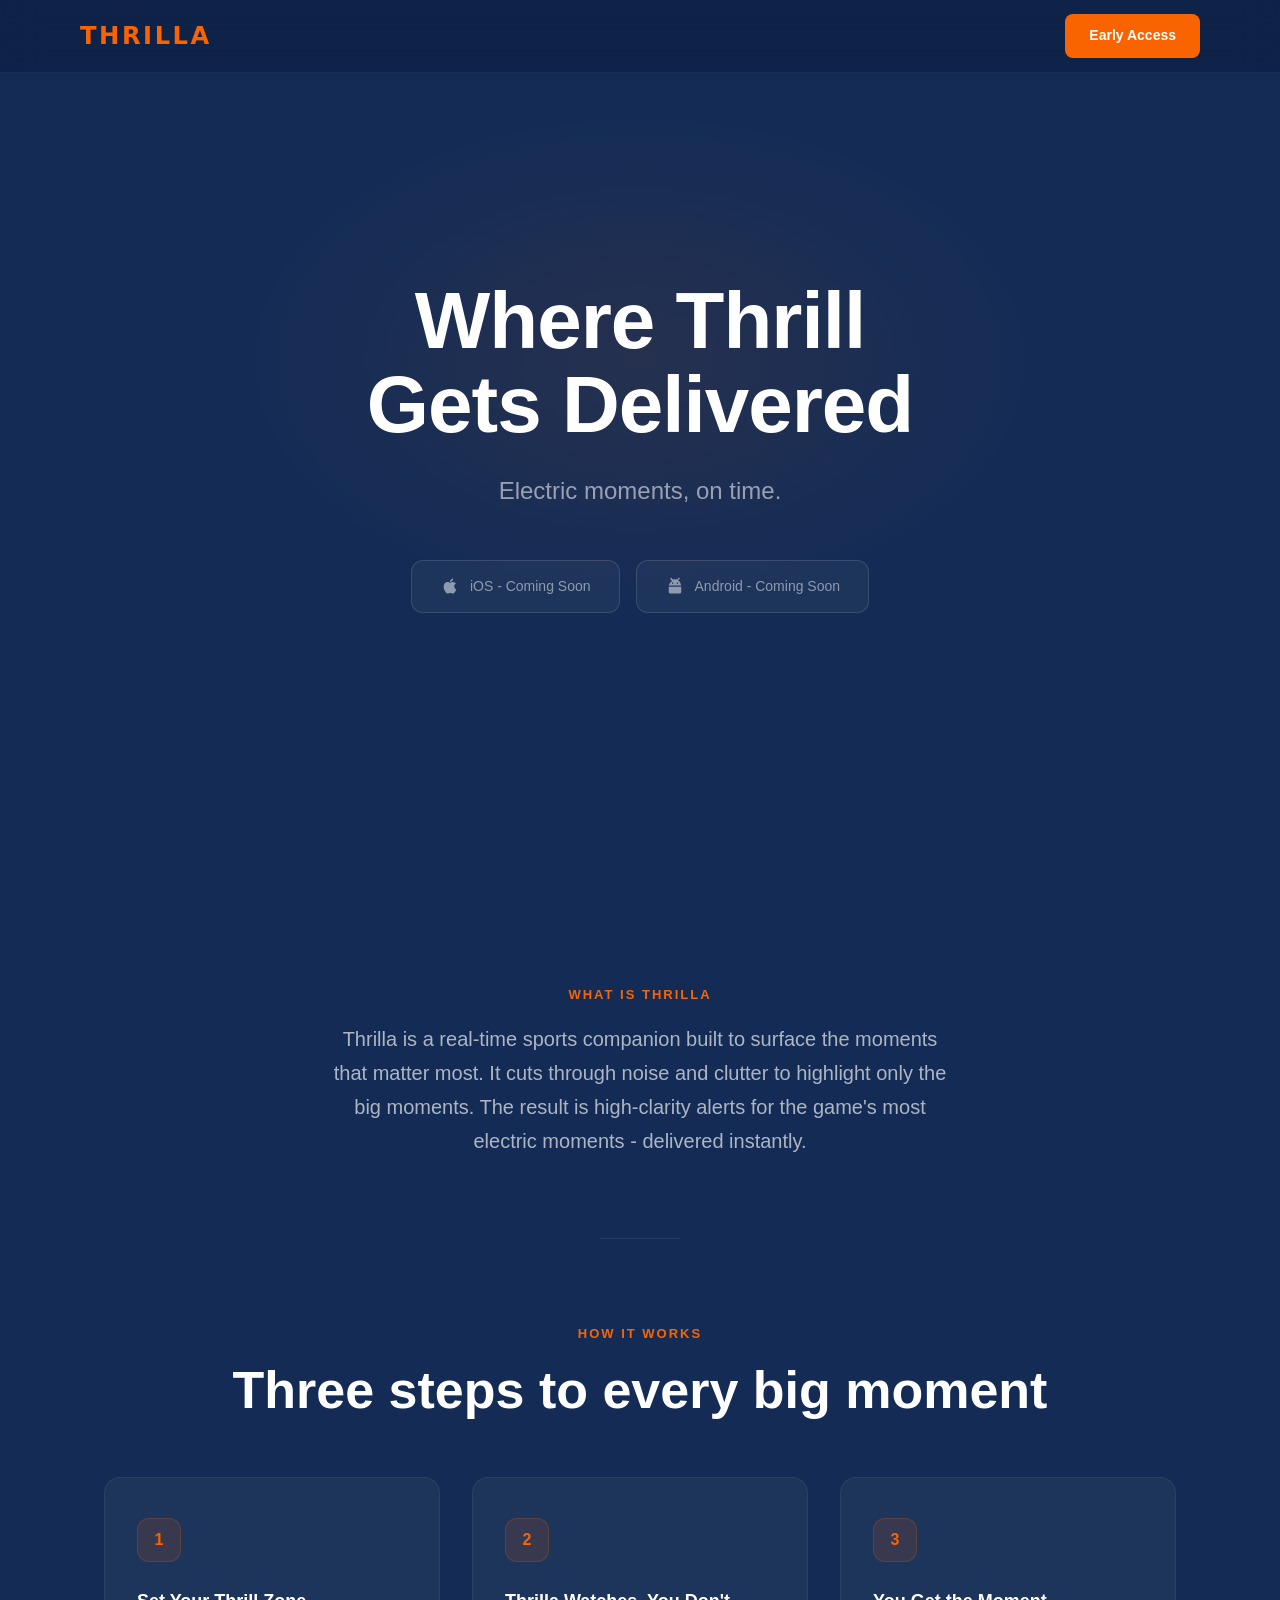
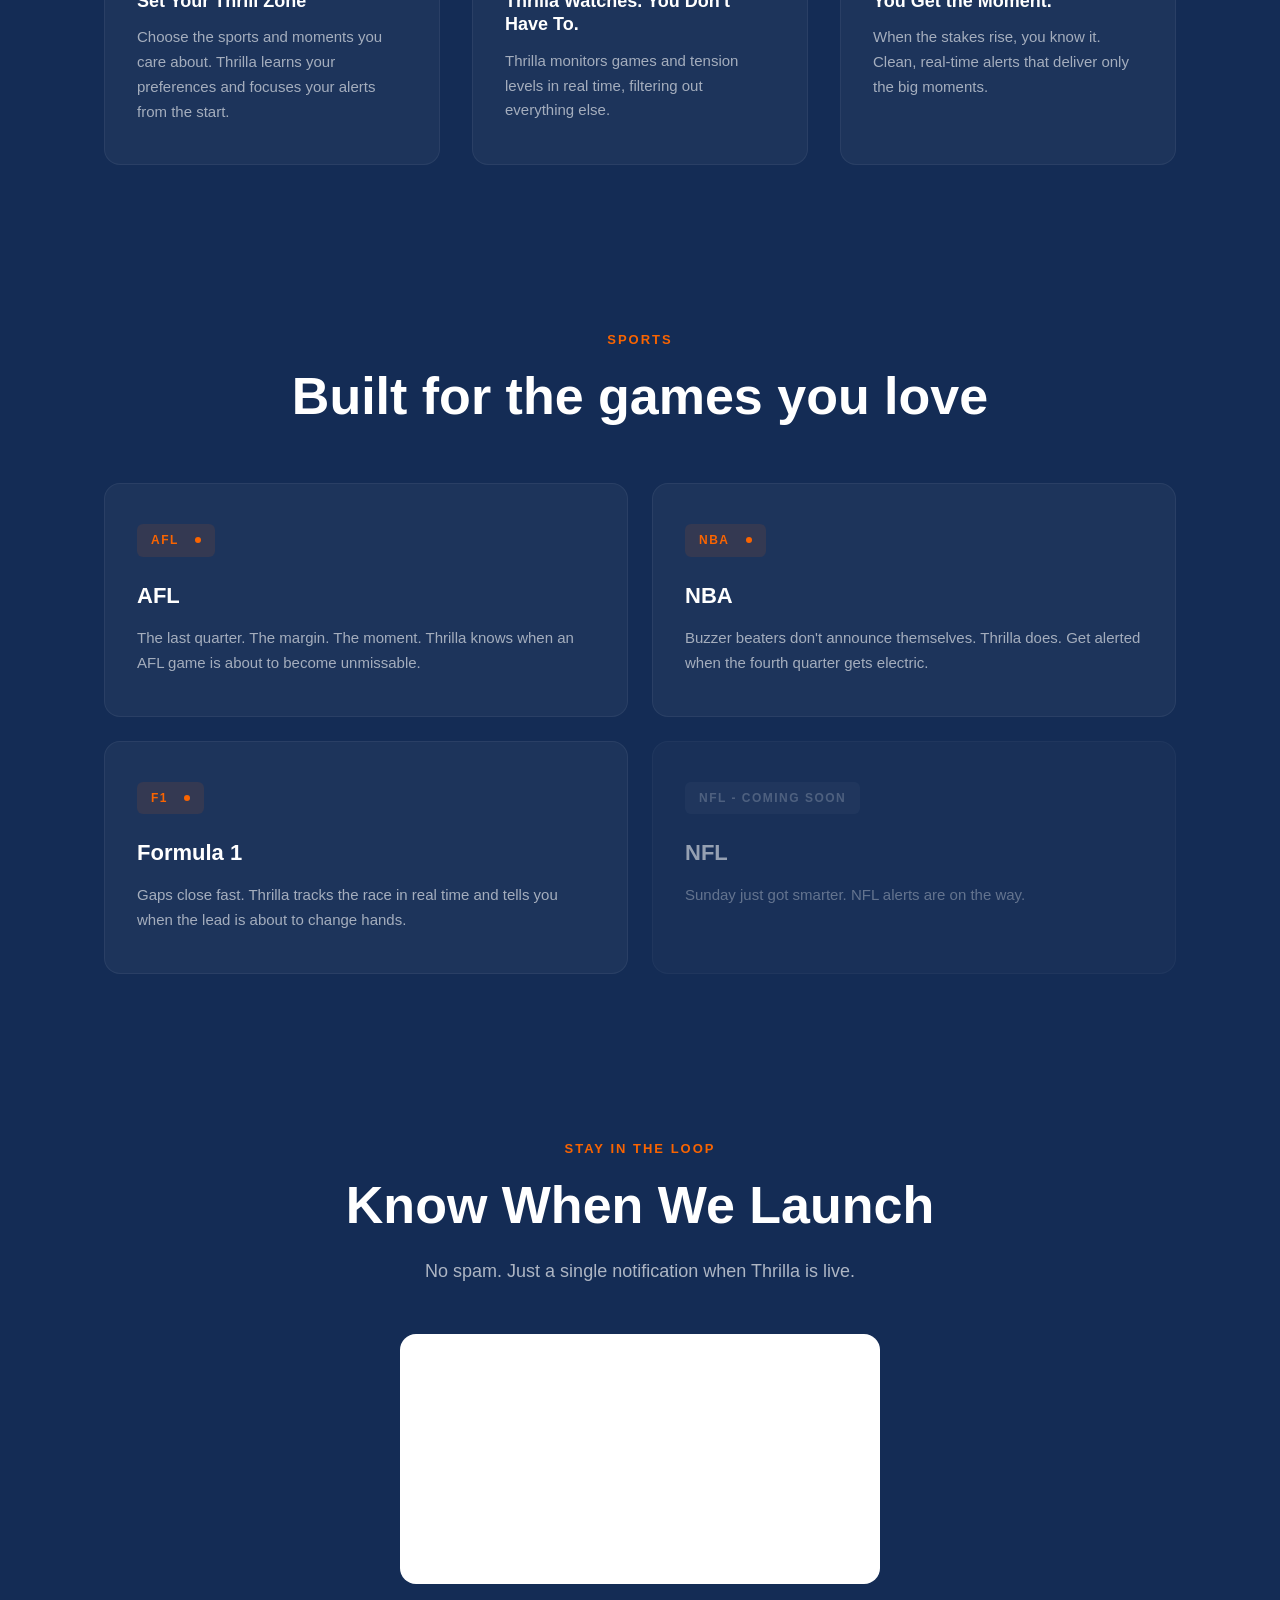
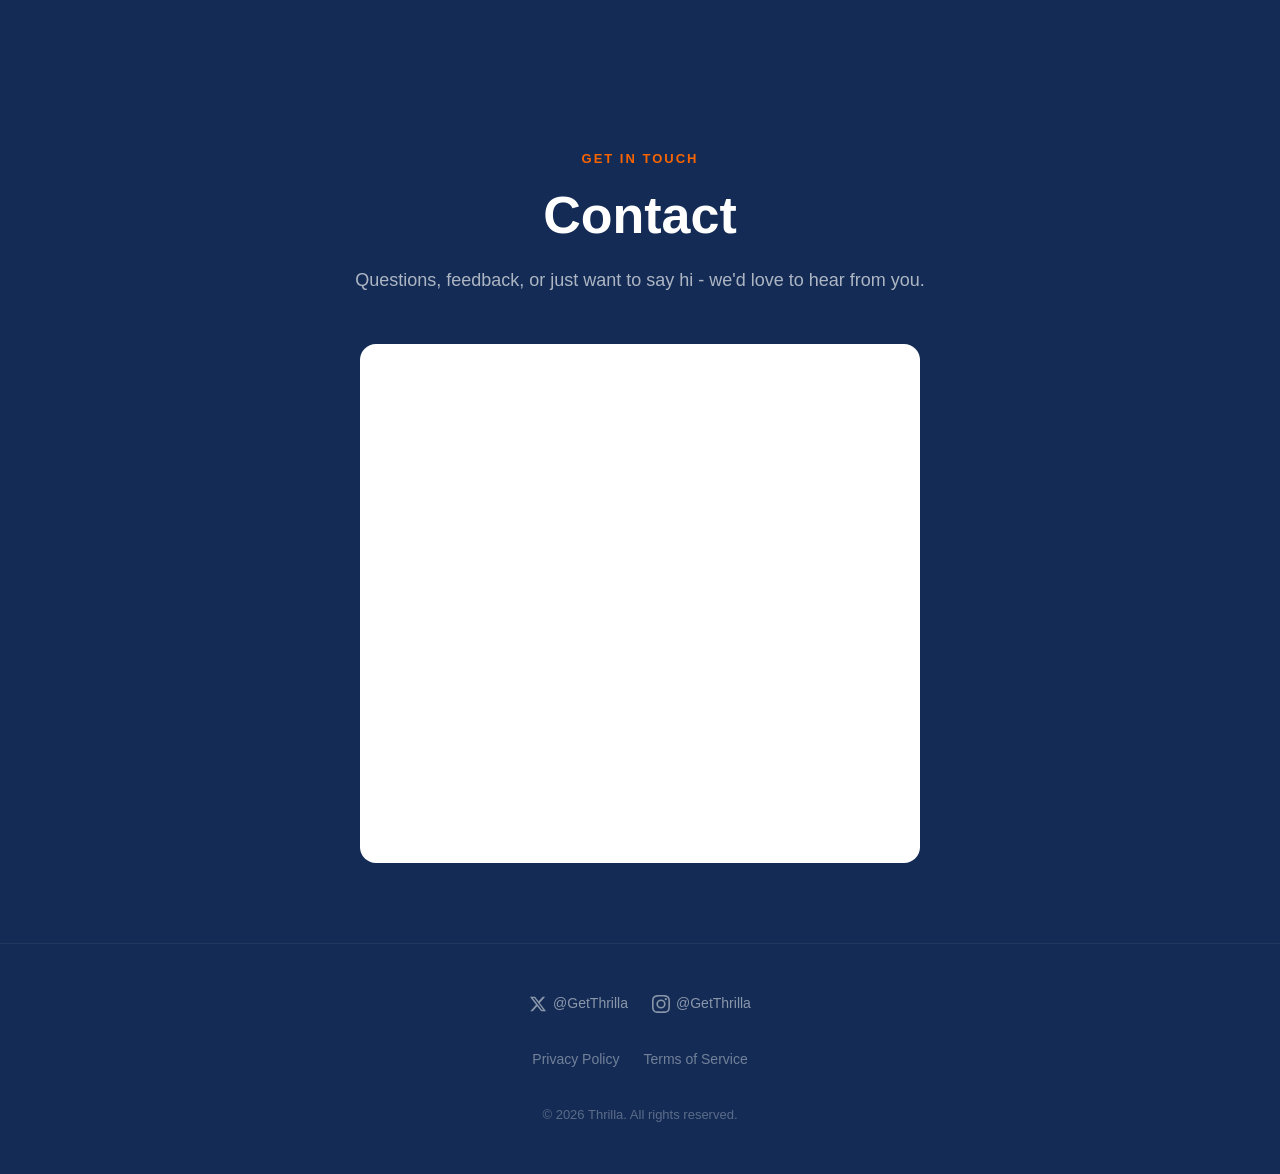
<file: index.html>
<!DOCTYPE html>
<html lang="en">
<head>
  <meta charset="UTF-8" />
  <meta name="viewport" content="width=device-width, initial-scale=1.0" />
  <title>Thrilla - Where Thrill Gets Delivered</title>
  <meta name="description" content="Thrilla is a real-time sports companion that surfaces the moments that matter most. Instant alerts for the game's most electric moments." />
  <meta name="theme-color" content="#142C55" />
  <link rel="canonical" href="https://getthrilla.com/" />
  <link rel="icon" type="image/svg+xml" href="/assets/wordmark.svg" />
  <!-- Open Graph -->
  <meta property="og:type" content="website" />
  <meta property="og:url" content="https://getthrilla.com/" />
  <meta property="og:title" content="Thrilla — Where Thrill Gets Delivered" />
  <meta property="og:description" content="Thrilla is a real-time sports companion that surfaces the moments that matter most. Instant alerts for the game's most electric moments." />
  <meta property="og:image" content="https://getthrilla.com/assets/og-image.png" />
  <!-- Twitter Card -->
  <meta name="twitter:card" content="summary_large_image" />
  <meta name="twitter:site" content="@GetThrilla" />
  <meta name="twitter:title" content="Thrilla — Where Thrill Gets Delivered" />
  <meta name="twitter:description" content="Thrilla is a real-time sports companion that surfaces the moments that matter most. Instant alerts for the game's most electric moments." />
  <meta name="twitter:image" content="https://getthrilla.com/assets/og-image.png" />
  <link rel="stylesheet" href="css/styles.css" />
</head>
<body>

  <!-- Nav -->
  <nav class="nav" role="navigation" aria-label="Main navigation">
    <div class="nav-inner">
      <a href="/" class="nav-wordmark" aria-label="Thrilla home">
        <img src="assets/wordmark.svg" alt="Thrilla" width="240" height="44" />
      </a>
      <a href="#waitlist" class="nav-cta" aria-label="Get early access">Early Access</a>
    </div>
  </nav>

  <main>

    <!-- Hero -->
    <section class="hero" id="hero">
      <div class="hero-content">
        <h1 class="hero-heading">Where Thrill<br />Gets Delivered</h1>
        <p class="hero-subtext">Electric moments, on time.</p>
        <div class="hero-badges">
          <span class="store-badge" aria-label="iOS app coming soon">
            <svg width="20" height="20" viewBox="0 0 24 24" fill="none" aria-hidden="true">
              <path d="M17.05 20.28c-.98.95-2.05.8-3.08.35-1.09-.46-2.09-.48-3.24 0-1.44.62-2.2.44-3.06-.35C2.79 15.25 3.51 7.59 9.05 7.31c1.35.07 2.29.74 3.08.8 1.18-.24 2.31-.93 3.57-.84 1.51.12 2.65.72 3.4 1.8-3.12 1.87-2.38 5.98.48 7.13-.57 1.5-1.31 2.99-2.54 4.09zM12.03 7.25c-.15-2.23 1.66-4.07 3.74-4.25.29 2.58-2.34 4.5-3.74 4.25z" fill="currentColor"/>
            </svg>
            iOS - Coming Soon
          </span>
          <span class="store-badge" aria-label="Android app coming soon">
            <svg width="20" height="20" viewBox="0 0 24 24" fill="none" aria-hidden="true">
              <path d="M17.523 2.236a.75.75 0 010 1.028l-1.8 1.905A7.47 7.47 0 0119.5 11.25H4.5a7.47 7.47 0 013.777-5.08L6.477 3.263a.75.75 0 011.046-1.028L9.48 4.265a7.438 7.438 0 012.52-.441c.91 0 1.77.16 2.573.454l1.95-2.042zM10 8.25a.75.75 0 00-1.5 0v.5a.75.75 0 001.5 0v-.5zm5.5 0a.75.75 0 00-1.5 0v.5a.75.75 0 001.5 0v-.5zM4.5 12.75v6A2.25 2.25 0 006.75 21h10.5a2.25 2.25 0 002.25-2.25v-6H4.5z" fill="currentColor"/>
            </svg>
            Android - Coming Soon
          </span>
        </div>
      </div>
    </section>

    <!-- What is Thrilla -->
    <section class="about" id="about">
      <div class="container container--narrow">
        <span class="section-label">What is Thrilla</span>
        <p class="section-subtext">Thrilla is a real-time sports companion built to surface the moments that matter most. It cuts through noise and clutter to highlight only the big moments. The result is high-clarity alerts for the game's most electric moments - delivered instantly.</p>
      </div>
    </section>

    <hr class="section-divider" />

    <!-- How It Works -->
    <section class="how-it-works" id="how-it-works">
      <div class="container">
        <div style="text-align: center;">
          <span class="section-label">How It Works</span>
          <h2 class="section-heading">Three steps to every big moment</h2>
        </div>
        <div class="steps-grid">
          <div class="step-card">
            <div class="step-number" aria-hidden="true">1</div>
            <h3 class="step-title">Set Your Thrill Zone</h3>
            <p class="step-desc">Choose the sports and moments you care about. Thrilla learns your preferences and focuses your alerts from the start.</p>
          </div>
          <div class="step-card">
            <div class="step-number" aria-hidden="true">2</div>
            <h3 class="step-title">Thrilla Watches. You Don't Have To.</h3>
            <p class="step-desc">Thrilla monitors games and tension levels in real time, filtering out everything else.</p>
          </div>
          <div class="step-card">
            <div class="step-number" aria-hidden="true">3</div>
            <h3 class="step-title">You Get the Moment.</h3>
            <p class="step-desc">When the stakes rise, you know it. Clean, real-time alerts that deliver only the big moments.</p>
          </div>
        </div>
      </div>
    </section>

    <!-- Sports Covered -->
    <section class="sports" id="sports">
      <div class="container">
        <div style="text-align: center;">
          <span class="section-label">Sports</span>
          <h2 class="section-heading">Built for the games you love</h2>
        </div>
        <div class="sports-grid">
          <div class="sport-card">
            <span class="sport-badge sport-badge--live">AFL <span aria-label="Live">&#8203;</span></span>
            <h3 class="sport-name">AFL</h3>
            <p class="sport-desc">The last quarter. The margin. The moment. Thrilla knows when an AFL game is about to become unmissable.</p>
          </div>
          <div class="sport-card">
            <span class="sport-badge sport-badge--live">NBA <span aria-label="Live">&#8203;</span></span>
            <h3 class="sport-name">NBA</h3>
            <p class="sport-desc">Buzzer beaters don't announce themselves. Thrilla does. Get alerted when the fourth quarter gets electric.</p>
          </div>
          <div class="sport-card">
            <span class="sport-badge sport-badge--live">F1 <span aria-label="Live">&#8203;</span></span>
            <h3 class="sport-name">Formula 1</h3>
            <p class="sport-desc">Gaps close fast. Thrilla tracks the race in real time and tells you when the lead is about to change hands.</p>
          </div>
          <div class="sport-card sport-card--soon">
            <span class="sport-badge sport-badge--soon">NFL - Coming Soon</span>
            <h3 class="sport-name">NFL</h3>
            <p class="sport-desc">Sunday just got smarter. NFL alerts are on the way.</p>
          </div>
        </div>
      </div>
    </section>

    <!-- Waitlist -->
    <section class="waitlist" id="waitlist">
      <div class="container container--narrow">
        <span class="section-label">Stay in the Loop</span>
        <h2 class="section-heading">Know When We Launch</h2>
        <p class="section-subtext" style="margin: 0 auto 48px;">No spam. Just a single notification when Thrilla is live.</p>
        <div class="form-wrapper">
          <iframe data-tally-src="https://tally.so/embed/7RaXMa?hideTitle=1&transparentBackground=1&dynamicHeight=1" loading="lazy" width="100%" height="177" frameborder="0" marginheight="0" marginwidth="0" title="Know When We Launch"></iframe>
        </div>
      </div>
    </section>

    <!-- Contact -->
    <section class="contact" id="contact">
      <div class="container container--narrow">
        <span class="section-label">Get in Touch</span>
        <h2 class="section-heading">Contact</h2>
        <p class="section-subtext" style="margin: 0 auto 48px;">Questions, feedback, or just want to say hi - we'd love to hear from you.</p>
        <div class="form-wrapper">
          <iframe data-tally-src="https://tally.so/embed/zxGEO0?hideTitle=1&transparentBackground=1&dynamicHeight=1" loading="lazy" width="100%" height="447" frameborder="0" marginheight="0" marginwidth="0" title="Contact"></iframe>
        </div>
      </div>
    </section>

  </main>

  <!-- Footer -->
  <footer class="footer">
    <div class="container">
      <div class="footer-inner">
        <div class="footer-socials">
          <a href="https://x.com/GetThrilla" target="_blank" rel="noopener noreferrer" class="footer-social-link" aria-label="Thrilla on X (Twitter)">
            <svg width="18" height="18" viewBox="0 0 24 24" fill="currentColor" aria-hidden="true">
              <path d="M18.244 2.25h3.308l-7.227 8.26 8.502 11.24H16.17l-5.214-6.817L4.99 21.75H1.68l7.73-8.835L1.254 2.25H8.08l4.713 6.231zm-1.161 17.52h1.833L7.084 4.126H5.117z"/>
            </svg>
            @GetThrilla
          </a>
          <a href="https://instagram.com/GetThrilla" target="_blank" rel="noopener noreferrer" class="footer-social-link" aria-label="Thrilla on Instagram">
            <svg width="18" height="18" viewBox="0 0 24 24" fill="currentColor" aria-hidden="true">
              <path d="M12 2.163c3.204 0 3.584.012 4.85.07 3.252.148 4.771 1.691 4.919 4.919.058 1.265.069 1.645.069 4.849 0 3.205-.012 3.584-.069 4.849-.149 3.225-1.664 4.771-4.919 4.919-1.266.058-1.644.07-4.85.07-3.204 0-3.584-.012-4.849-.07-3.26-.149-4.771-1.699-4.919-4.92-.058-1.265-.07-1.644-.07-4.849 0-3.204.013-3.583.07-4.849.149-3.227 1.664-4.771 4.919-4.919 1.266-.057 1.645-.069 4.849-.069zM12 0C8.741 0 8.333.014 7.053.072 2.695.272.273 2.69.073 7.052.014 8.333 0 8.741 0 12c0 3.259.014 3.668.072 4.948.2 4.358 2.618 6.78 6.98 6.98C8.333 23.986 8.741 24 12 24c3.259 0 3.668-.014 4.948-.072 4.354-.2 6.782-2.618 6.979-6.98.059-1.28.073-1.689.073-4.948 0-3.259-.014-3.667-.072-4.947-.196-4.354-2.617-6.78-6.979-6.98C15.668.014 15.259 0 12 0zm0 5.838a6.162 6.162 0 100 12.324 6.162 6.162 0 000-12.324zM12 16a4 4 0 110-8 4 4 0 010 8zm6.406-11.845a1.44 1.44 0 100 2.881 1.44 1.44 0 000-2.881z"/>
            </svg>
            @GetThrilla
          </a>
        </div>
        <div class="footer-links">
          <a href="/privacy" class="footer-link">Privacy Policy</a>
          <a href="/terms" class="footer-link">Terms of Service</a>
        </div>
        <p class="footer-copy">&copy; 2026 Thrilla. All rights reserved.</p>
      </div>
    </div>
  </footer>

  <!-- Tally form loader (single instance) -->
  <script>
    var d=document,w="https://tally.so/widgets/embed.js",v=function(){
      "undefined"!=typeof Tally?Tally.loadEmbeds():d.querySelectorAll("iframe[data-tally-src]:not([src])").forEach(function(e){e.src=e.dataset.tallySrc})
    };
    if("undefined"!=typeof Tally)v();
    else if(d.querySelector('script[src="'+w+'"]')==null){
      var s=d.createElement("script");s.src=w;s.onload=v;s.onerror=v;d.body.appendChild(s);
    }
  </script>

</body>
</html>
</file>
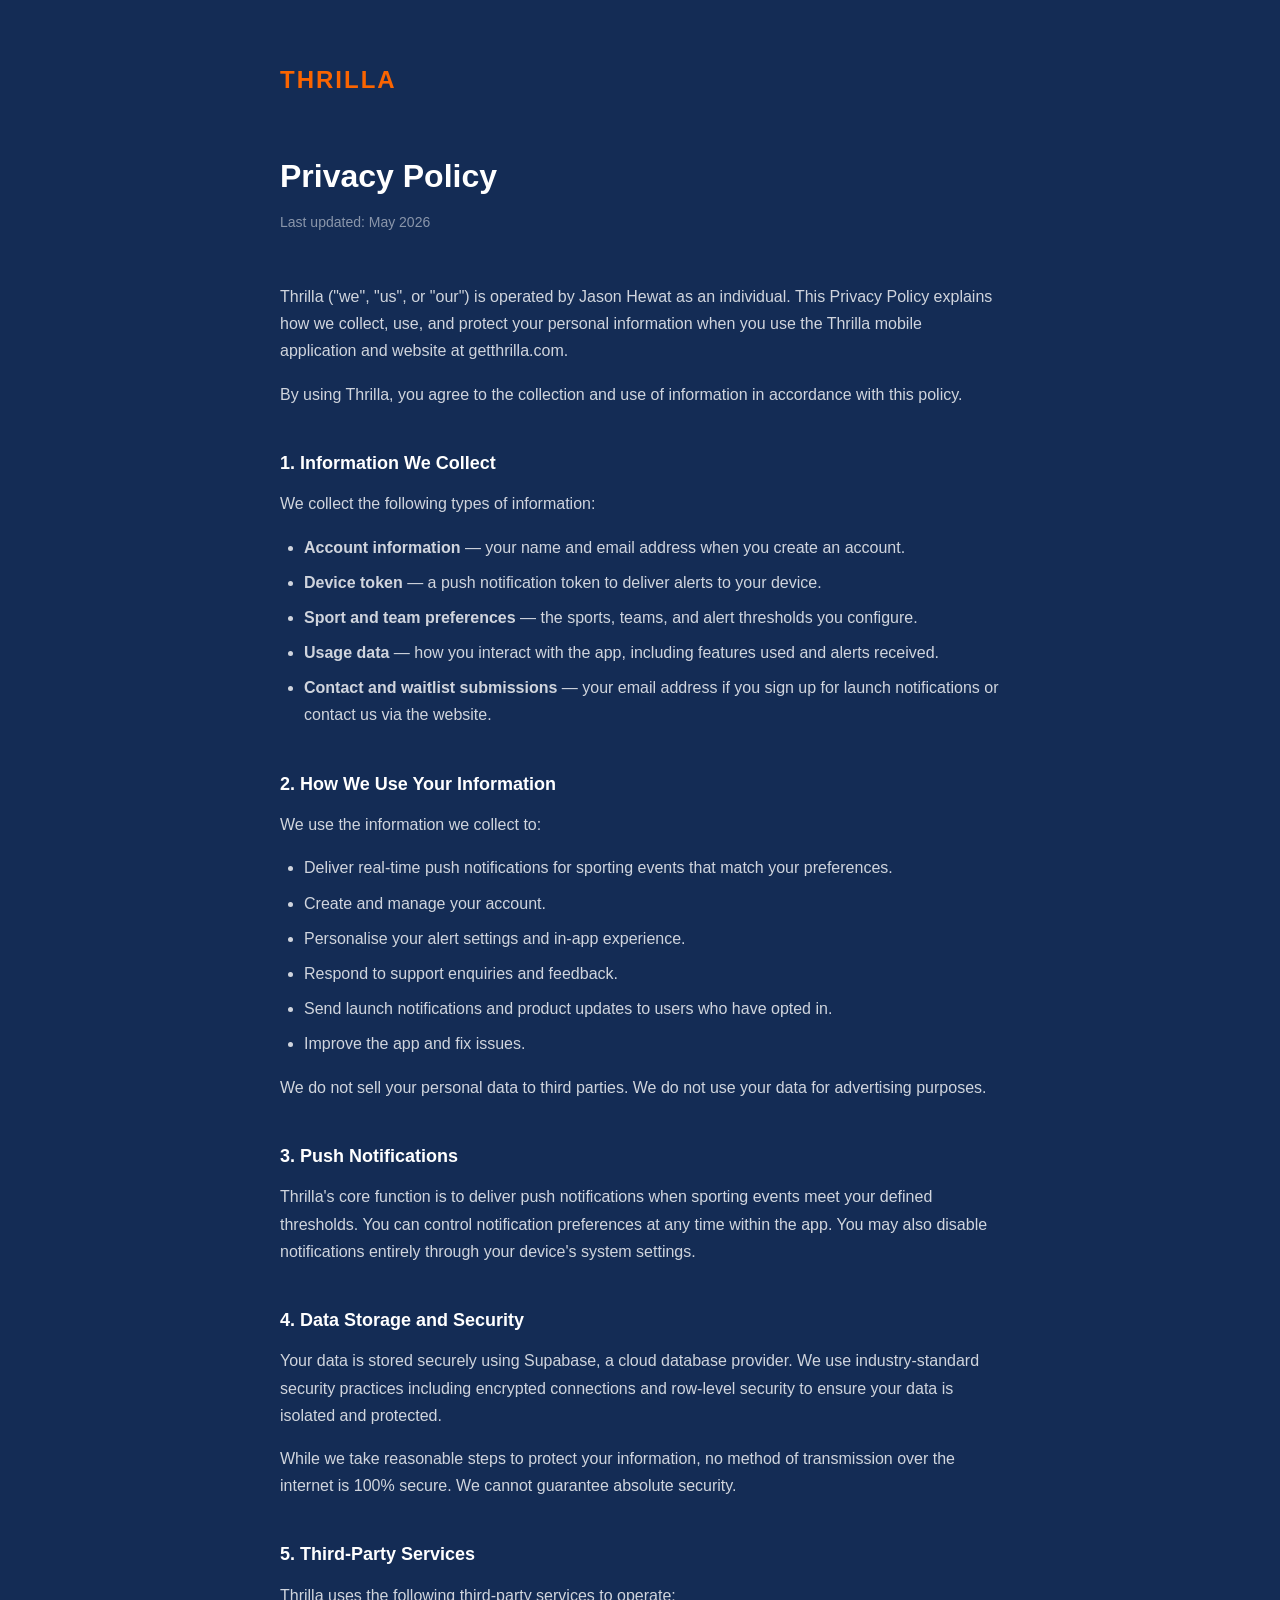
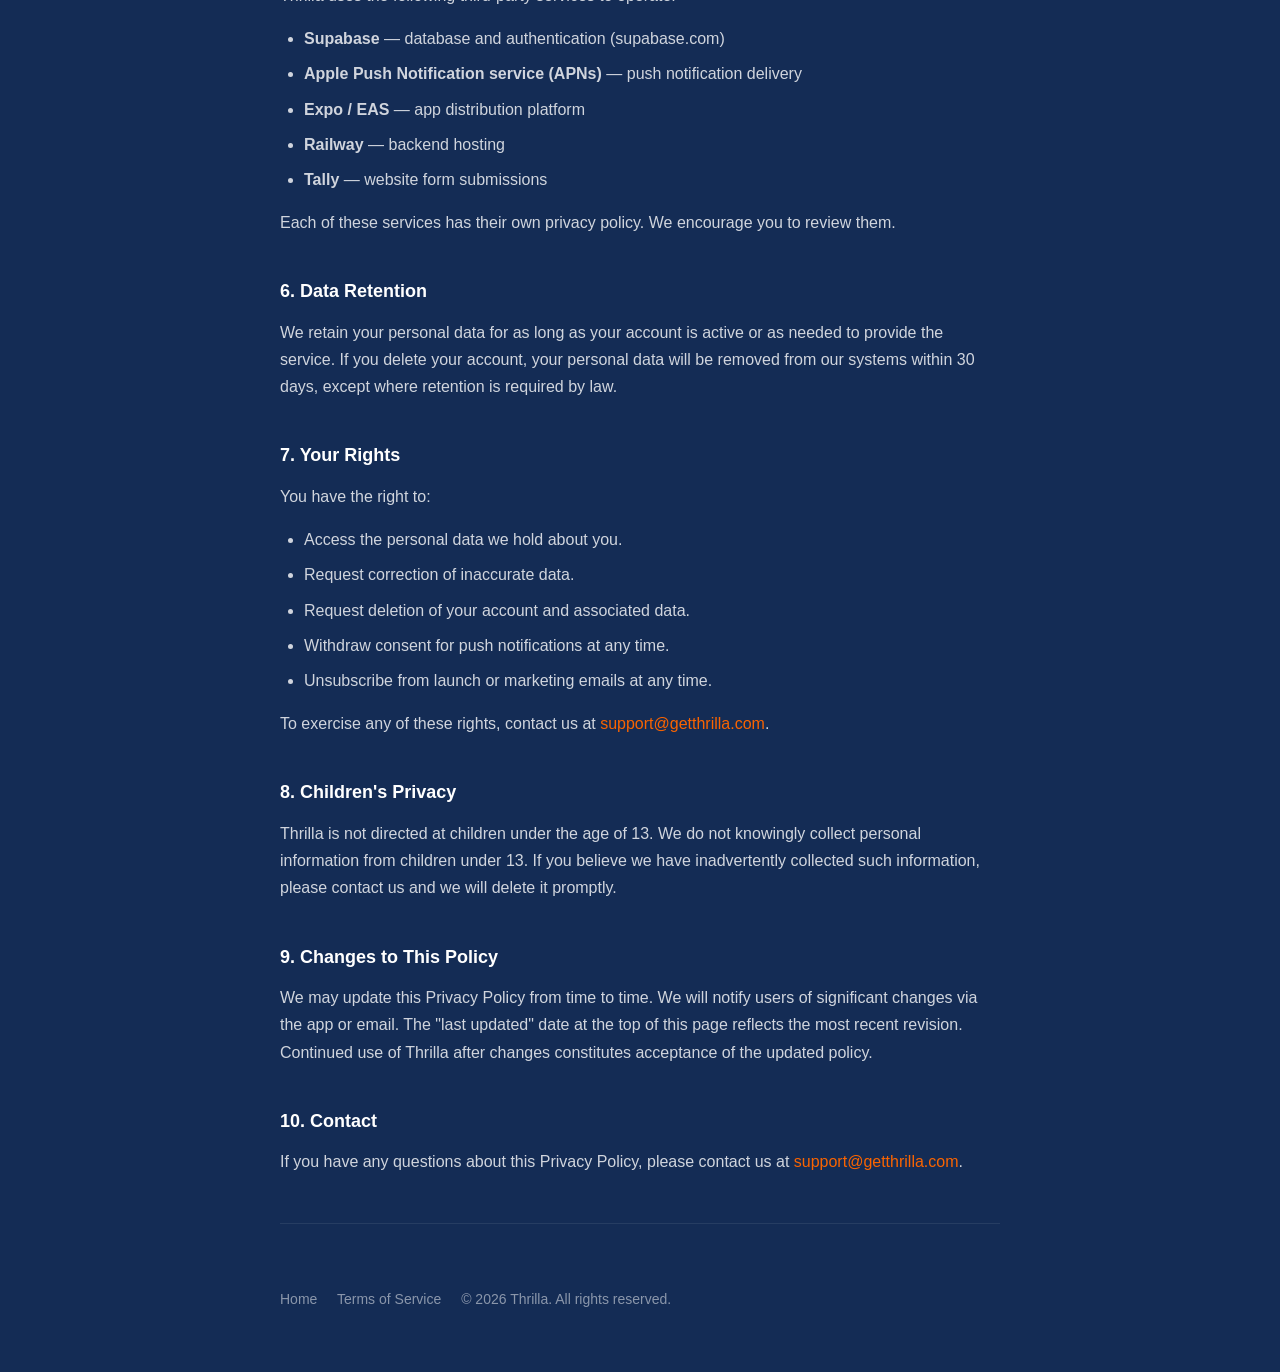
<file: privacy.html>
<!DOCTYPE html>
<html lang="en">
<head>
  <meta charset="UTF-8" />
  <meta name="viewport" content="width=device-width, initial-scale=1.0" />
  <title>Privacy Policy — Thrilla</title>
  <meta name="description" content="Thrilla's privacy policy. How we handle your data, what we collect, and your rights." />
  <meta name="theme-color" content="#142C55" />
  <link rel="canonical" href="https://getthrilla.com/privacy" />
  <link rel="icon" type="image/svg+xml" href="/assets/wordmark.svg" />
  <!-- Open Graph -->
  <meta property="og:type" content="website" />
  <meta property="og:url" content="https://getthrilla.com/privacy" />
  <meta property="og:title" content="Privacy Policy — Thrilla" />
  <meta property="og:description" content="Thrilla's privacy policy. How we handle your data, what we collect, and your rights." />
  <meta property="og:image" content="https://getthrilla.com/assets/og-image.png" />
  <!-- Twitter Card -->
  <meta name="twitter:card" content="summary" />
  <meta name="twitter:site" content="@GetThrilla" />
  <style>
    *, *::before, *::after { box-sizing: border-box; margin: 0; padding: 0; }

    body {
      background-color: #142C55;
      color: rgba(255, 255, 255, 0.90);
      font-family: -apple-system, BlinkMacSystemFont, 'Segoe UI', Roboto, Helvetica, Arial, sans-serif;
      font-size: 16px;
      line-height: 1.7;
      padding: 60px 24px;
    }

    .container {
      max-width: 720px;
      margin: 0 auto;
    }

    .wordmark {
      display: inline-block;
      font-size: 24px;
      font-weight: 900;
      color: #FA6400;
      letter-spacing: 2px;
      text-transform: uppercase;
      text-decoration: none;
      margin-bottom: 48px;
    }

    h1 {
      font-size: 32px;
      font-weight: 800;
      color: #FFFFFF;
      margin-bottom: 8px;
    }

    .last-updated {
      font-size: 14px;
      color: rgba(255, 255, 255, 0.50);
      margin-bottom: 48px;
    }

    h2 {
      font-size: 18px;
      font-weight: 700;
      color: #FFFFFF;
      margin-top: 40px;
      margin-bottom: 12px;
    }

    p {
      color: rgba(255, 255, 255, 0.80);
      margin-bottom: 16px;
    }

    ul {
      color: rgba(255, 255, 255, 0.80);
      margin-bottom: 16px;
      padding-left: 24px;
    }

    ul li {
      margin-bottom: 8px;
    }

    a {
      color: #FA6400;
      text-decoration: none;
    }

    a:hover {
      text-decoration: underline;
    }

    .divider {
      border: none;
      border-top: 1px solid rgba(255, 255, 255, 0.08);
      margin: 48px 0;
    }

    .footer {
      margin-top: 64px;
      font-size: 14px;
      color: rgba(255, 255, 255, 0.50);
    }

    .footer a {
      color: rgba(255, 255, 255, 0.50);
      margin-right: 16px;
    }

    .footer a:hover {
      color: #FA6400;
    }
  </style>
</head>
<body>
  <div class="container">

    <a href="/" class="wordmark">THRILLA</a>

    <h1>Privacy Policy</h1>
    <p class="last-updated">Last updated: May 2026</p>

    <p>Thrilla ("we", "us", or "our") is operated by Jason Hewat as an individual. This Privacy Policy explains how we collect, use, and protect your personal information when you use the Thrilla mobile application and website at getthrilla.com.</p>

    <p>By using Thrilla, you agree to the collection and use of information in accordance with this policy.</p>

    <h2>1. Information We Collect</h2>
    <p>We collect the following types of information:</p>
    <ul>
      <li><strong>Account information</strong> — your name and email address when you create an account.</li>
      <li><strong>Device token</strong> — a push notification token to deliver alerts to your device.</li>
      <li><strong>Sport and team preferences</strong> — the sports, teams, and alert thresholds you configure.</li>
      <li><strong>Usage data</strong> — how you interact with the app, including features used and alerts received.</li>
      <li><strong>Contact and waitlist submissions</strong> — your email address if you sign up for launch notifications or contact us via the website.</li>
    </ul>

    <h2>2. How We Use Your Information</h2>
    <p>We use the information we collect to:</p>
    <ul>
      <li>Deliver real-time push notifications for sporting events that match your preferences.</li>
      <li>Create and manage your account.</li>
      <li>Personalise your alert settings and in-app experience.</li>
      <li>Respond to support enquiries and feedback.</li>
      <li>Send launch notifications and product updates to users who have opted in.</li>
      <li>Improve the app and fix issues.</li>
    </ul>
    <p>We do not sell your personal data to third parties. We do not use your data for advertising purposes.</p>

    <h2>3. Push Notifications</h2>
    <p>Thrilla's core function is to deliver push notifications when sporting events meet your defined thresholds. You can control notification preferences at any time within the app. You may also disable notifications entirely through your device's system settings.</p>

    <h2>4. Data Storage and Security</h2>
    <p>Your data is stored securely using Supabase, a cloud database provider. We use industry-standard security practices including encrypted connections and row-level security to ensure your data is isolated and protected.</p>
    <p>While we take reasonable steps to protect your information, no method of transmission over the internet is 100% secure. We cannot guarantee absolute security.</p>

    <h2>5. Third-Party Services</h2>
    <p>Thrilla uses the following third-party services to operate:</p>
    <ul>
      <li><strong>Supabase</strong> — database and authentication (supabase.com)</li>
      <li><strong>Apple Push Notification service (APNs)</strong> — push notification delivery</li>
      <li><strong>Expo / EAS</strong> — app distribution platform</li>
      <li><strong>Railway</strong> — backend hosting</li>
      <li><strong>Tally</strong> — website form submissions</li>
    </ul>
    <p>Each of these services has their own privacy policy. We encourage you to review them.</p>

    <h2>6. Data Retention</h2>
    <p>We retain your personal data for as long as your account is active or as needed to provide the service. If you delete your account, your personal data will be removed from our systems within 30 days, except where retention is required by law.</p>

    <h2>7. Your Rights</h2>
    <p>You have the right to:</p>
    <ul>
      <li>Access the personal data we hold about you.</li>
      <li>Request correction of inaccurate data.</li>
      <li>Request deletion of your account and associated data.</li>
      <li>Withdraw consent for push notifications at any time.</li>
      <li>Unsubscribe from launch or marketing emails at any time.</li>
    </ul>
    <p>To exercise any of these rights, contact us at <a href="mailto:support@getthrilla.com">support@getthrilla.com</a>.</p>

    <h2>8. Children's Privacy</h2>
    <p>Thrilla is not directed at children under the age of 13. We do not knowingly collect personal information from children under 13. If you believe we have inadvertently collected such information, please contact us and we will delete it promptly.</p>

    <h2>9. Changes to This Policy</h2>
    <p>We may update this Privacy Policy from time to time. We will notify users of significant changes via the app or email. The "last updated" date at the top of this page reflects the most recent revision. Continued use of Thrilla after changes constitutes acceptance of the updated policy.</p>

    <h2>10. Contact</h2>
    <p>If you have any questions about this Privacy Policy, please contact us at <a href="mailto:support@getthrilla.com">support@getthrilla.com</a>.</p>

    <hr class="divider" />

    <div class="footer">
      <a href="/">Home</a>
      <a href="/terms">Terms of Service</a>
      <span>© 2026 Thrilla. All rights reserved.</span>
    </div>

  </div>
</body>
</html>
</file>
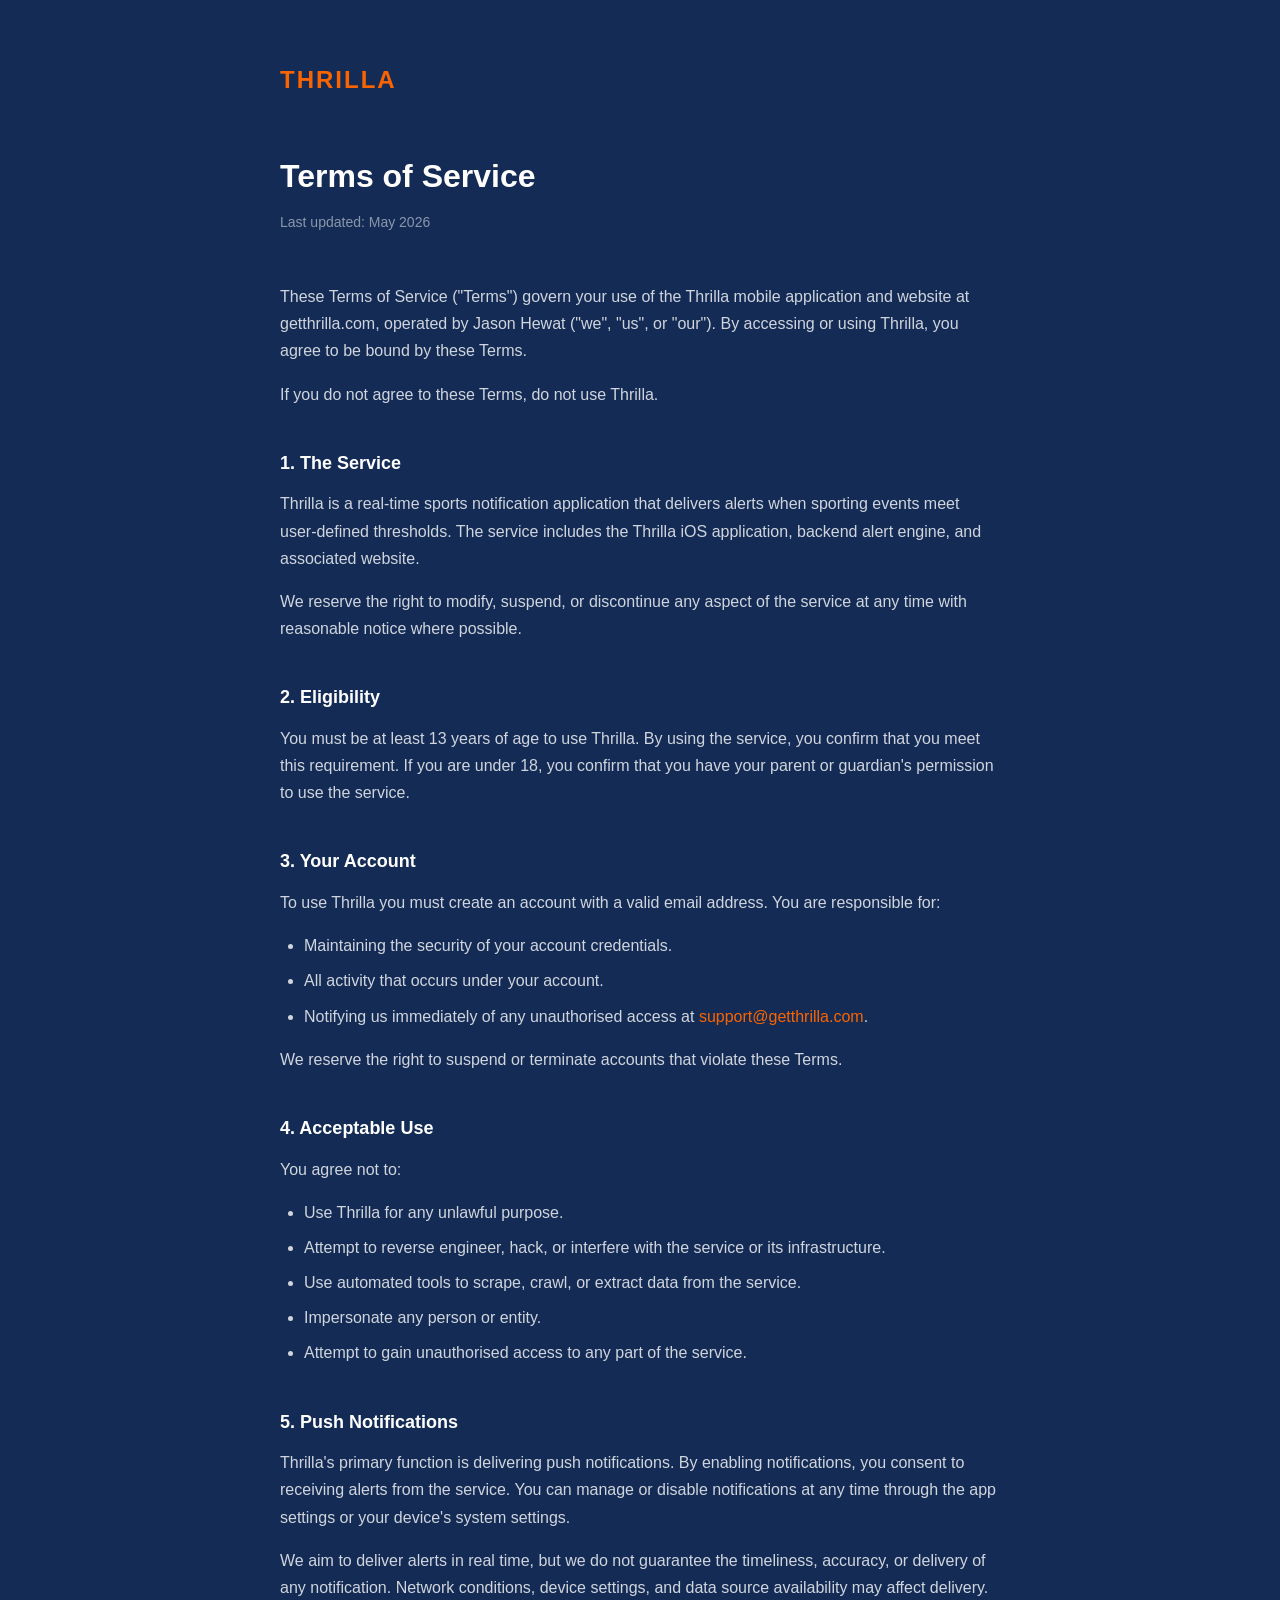
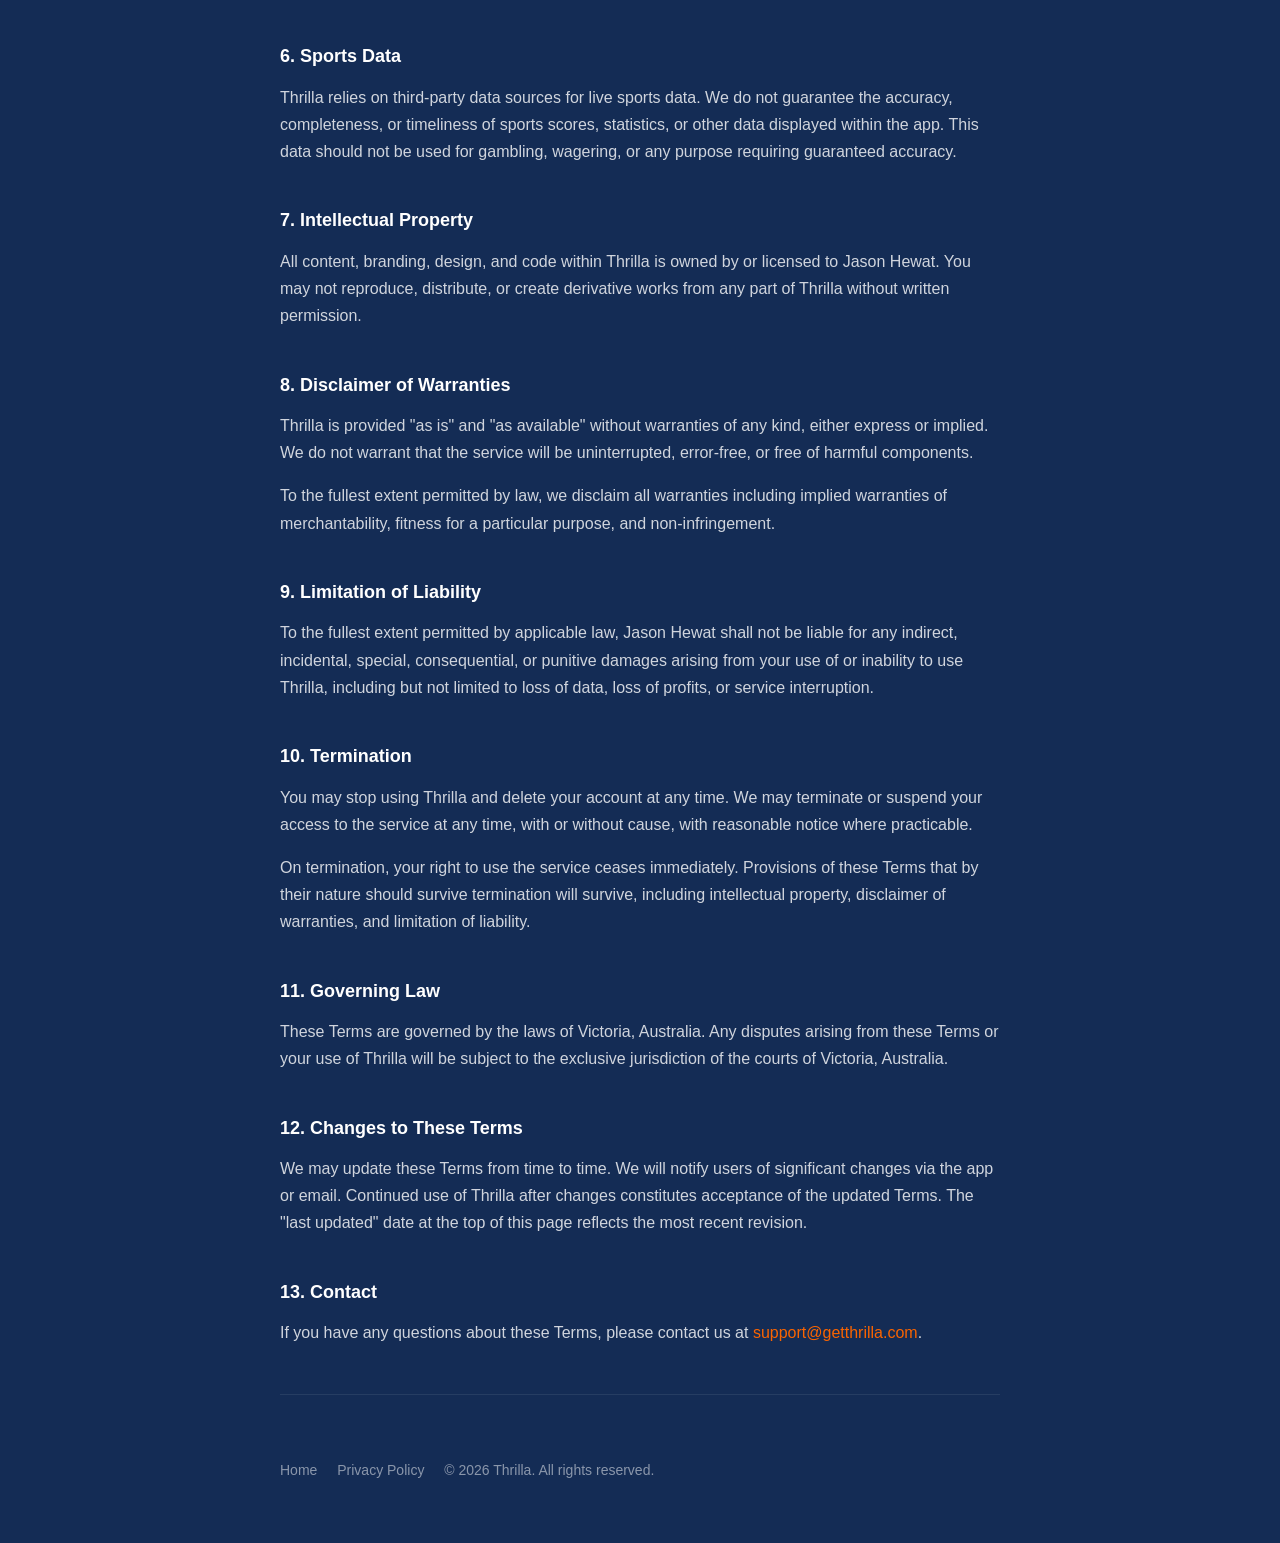
<file: terms.html>
<!DOCTYPE html>
<html lang="en">
<head>
  <meta charset="UTF-8" />
  <meta name="viewport" content="width=device-width, initial-scale=1.0" />
  <title>Terms of Service — Thrilla</title>
  <meta name="description" content="Thrilla's terms of service. The rules and conditions for using the Thrilla app and website." />
  <meta name="theme-color" content="#142C55" />
  <link rel="canonical" href="https://getthrilla.com/terms" />
  <link rel="icon" type="image/svg+xml" href="/assets/wordmark.svg" />
  <!-- Open Graph -->
  <meta property="og:type" content="website" />
  <meta property="og:url" content="https://getthrilla.com/terms" />
  <meta property="og:title" content="Terms of Service — Thrilla" />
  <meta property="og:description" content="Thrilla's terms of service. The rules and conditions for using the Thrilla app and website." />
  <meta property="og:image" content="https://getthrilla.com/assets/og-image.png" />
  <!-- Twitter Card -->
  <meta name="twitter:card" content="summary" />
  <meta name="twitter:site" content="@GetThrilla" />
  <style>
    *, *::before, *::after { box-sizing: border-box; margin: 0; padding: 0; }

    body {
      background-color: #142C55;
      color: rgba(255, 255, 255, 0.90);
      font-family: -apple-system, BlinkMacSystemFont, 'Segoe UI', Roboto, Helvetica, Arial, sans-serif;
      font-size: 16px;
      line-height: 1.7;
      padding: 60px 24px;
    }

    .container {
      max-width: 720px;
      margin: 0 auto;
    }

    .wordmark {
      display: inline-block;
      font-size: 24px;
      font-weight: 900;
      color: #FA6400;
      letter-spacing: 2px;
      text-transform: uppercase;
      text-decoration: none;
      margin-bottom: 48px;
    }

    h1 {
      font-size: 32px;
      font-weight: 800;
      color: #FFFFFF;
      margin-bottom: 8px;
    }

    .last-updated {
      font-size: 14px;
      color: rgba(255, 255, 255, 0.50);
      margin-bottom: 48px;
    }

    h2 {
      font-size: 18px;
      font-weight: 700;
      color: #FFFFFF;
      margin-top: 40px;
      margin-bottom: 12px;
    }

    p {
      color: rgba(255, 255, 255, 0.80);
      margin-bottom: 16px;
    }

    ul {
      color: rgba(255, 255, 255, 0.80);
      margin-bottom: 16px;
      padding-left: 24px;
    }

    ul li {
      margin-bottom: 8px;
    }

    a {
      color: #FA6400;
      text-decoration: none;
    }

    a:hover {
      text-decoration: underline;
    }

    .divider {
      border: none;
      border-top: 1px solid rgba(255, 255, 255, 0.08);
      margin: 48px 0;
    }

    .footer {
      margin-top: 64px;
      font-size: 14px;
      color: rgba(255, 255, 255, 0.50);
    }

    .footer a {
      color: rgba(255, 255, 255, 0.50);
      margin-right: 16px;
    }

    .footer a:hover {
      color: #FA6400;
    }
  </style>
</head>
<body>
  <div class="container">

    <a href="/" class="wordmark">THRILLA</a>

    <h1>Terms of Service</h1>
    <p class="last-updated">Last updated: May 2026</p>

    <p>These Terms of Service ("Terms") govern your use of the Thrilla mobile application and website at getthrilla.com, operated by Jason Hewat ("we", "us", or "our"). By accessing or using Thrilla, you agree to be bound by these Terms.</p>

    <p>If you do not agree to these Terms, do not use Thrilla.</p>

    <h2>1. The Service</h2>
    <p>Thrilla is a real-time sports notification application that delivers alerts when sporting events meet user-defined thresholds. The service includes the Thrilla iOS application, backend alert engine, and associated website.</p>
    <p>We reserve the right to modify, suspend, or discontinue any aspect of the service at any time with reasonable notice where possible.</p>

    <h2>2. Eligibility</h2>
    <p>You must be at least 13 years of age to use Thrilla. By using the service, you confirm that you meet this requirement. If you are under 18, you confirm that you have your parent or guardian's permission to use the service.</p>

    <h2>3. Your Account</h2>
    <p>To use Thrilla you must create an account with a valid email address. You are responsible for:</p>
    <ul>
      <li>Maintaining the security of your account credentials.</li>
      <li>All activity that occurs under your account.</li>
      <li>Notifying us immediately of any unauthorised access at <a href="mailto:support@getthrilla.com">support@getthrilla.com</a>.</li>
    </ul>
    <p>We reserve the right to suspend or terminate accounts that violate these Terms.</p>

    <h2>4. Acceptable Use</h2>
    <p>You agree not to:</p>
    <ul>
      <li>Use Thrilla for any unlawful purpose.</li>
      <li>Attempt to reverse engineer, hack, or interfere with the service or its infrastructure.</li>
      <li>Use automated tools to scrape, crawl, or extract data from the service.</li>
      <li>Impersonate any person or entity.</li>
      <li>Attempt to gain unauthorised access to any part of the service.</li>
    </ul>

    <h2>5. Push Notifications</h2>
    <p>Thrilla's primary function is delivering push notifications. By enabling notifications, you consent to receiving alerts from the service. You can manage or disable notifications at any time through the app settings or your device's system settings.</p>
    <p>We aim to deliver alerts in real time, but we do not guarantee the timeliness, accuracy, or delivery of any notification. Network conditions, device settings, and data source availability may affect delivery.</p>

    <h2>6. Sports Data</h2>
    <p>Thrilla relies on third-party data sources for live sports data. We do not guarantee the accuracy, completeness, or timeliness of sports scores, statistics, or other data displayed within the app. This data should not be used for gambling, wagering, or any purpose requiring guaranteed accuracy.</p>

    <h2>7. Intellectual Property</h2>
    <p>All content, branding, design, and code within Thrilla is owned by or licensed to Jason Hewat. You may not reproduce, distribute, or create derivative works from any part of Thrilla without written permission.</p>

    <h2>8. Disclaimer of Warranties</h2>
    <p>Thrilla is provided "as is" and "as available" without warranties of any kind, either express or implied. We do not warrant that the service will be uninterrupted, error-free, or free of harmful components.</p>
    <p>To the fullest extent permitted by law, we disclaim all warranties including implied warranties of merchantability, fitness for a particular purpose, and non-infringement.</p>

    <h2>9. Limitation of Liability</h2>
    <p>To the fullest extent permitted by applicable law, Jason Hewat shall not be liable for any indirect, incidental, special, consequential, or punitive damages arising from your use of or inability to use Thrilla, including but not limited to loss of data, loss of profits, or service interruption.</p>

    <h2>10. Termination</h2>
    <p>You may stop using Thrilla and delete your account at any time. We may terminate or suspend your access to the service at any time, with or without cause, with reasonable notice where practicable.</p>
    <p>On termination, your right to use the service ceases immediately. Provisions of these Terms that by their nature should survive termination will survive, including intellectual property, disclaimer of warranties, and limitation of liability.</p>

    <h2>11. Governing Law</h2>
    <p>These Terms are governed by the laws of Victoria, Australia. Any disputes arising from these Terms or your use of Thrilla will be subject to the exclusive jurisdiction of the courts of Victoria, Australia.</p>

    <h2>12. Changes to These Terms</h2>
    <p>We may update these Terms from time to time. We will notify users of significant changes via the app or email. Continued use of Thrilla after changes constitutes acceptance of the updated Terms. The "last updated" date at the top of this page reflects the most recent revision.</p>

    <h2>13. Contact</h2>
    <p>If you have any questions about these Terms, please contact us at <a href="mailto:support@getthrilla.com">support@getthrilla.com</a>.</p>

    <hr class="divider" />

    <div class="footer">
      <a href="/">Home</a>
      <a href="/privacy">Privacy Policy</a>
      <span>© 2026 Thrilla. All rights reserved.</span>
    </div>

  </div>
</body>
</html>
</file>
<file: css/styles.css>
/* ============================================================
   Thrilla — Landing Page Styles
   Brand: background #142C55, accent #FA6400
   Aesthetic: Dark, bold, clean (Framer-inspired)
   ============================================================ */

/* --- Reset & Base --- */
*, *::before, *::after {
  box-sizing: border-box;
  margin: 0;
  padding: 0;
}

html {
  scroll-behavior: smooth;
  scroll-padding-top: 80px;
}

body {
  background-color: #142C55;
  color: rgba(255, 255, 255, 0.80);
  font-family: -apple-system, BlinkMacSystemFont, 'Segoe UI', Roboto, Helvetica, Arial, sans-serif;
  font-size: 16px;
  line-height: 1.7;
  -webkit-font-smoothing: antialiased;
  -moz-osx-font-smoothing: grayscale;
  overflow-x: hidden;
}

img, svg {
  display: block;
  max-width: 100%;
}

a {
  color: #FA6400;
  text-decoration: none;
  transition: opacity 0.2s ease;
}

a:hover {
  opacity: 0.85;
}

/* --- Container --- */
.container {
  width: 100%;
  max-width: 1120px;
  margin: 0 auto;
  padding: 0 24px;
}

.container--narrow {
  max-width: 680px;
}

/* --- Section defaults --- */
section {
  padding: 80px 0;
  position: relative;
}

/* --- Section headers --- */
.section-label {
  display: inline-block;
  font-size: 13px;
  font-weight: 600;
  letter-spacing: 2px;
  text-transform: uppercase;
  color: #FA6400;
  margin-bottom: 16px;
}

.section-heading {
  font-size: clamp(32px, 5vw, 52px);
  font-weight: 800;
  color: #FFFFFF;
  line-height: 1.15;
  margin-bottom: 20px;
}

.section-subtext {
  font-size: clamp(16px, 2vw, 18px);
  color: rgba(255, 255, 255, 0.65);
  line-height: 1.7;
  max-width: 600px;
}

/* --- Navigation --- */
.nav {
  position: fixed;
  top: 0;
  left: 0;
  right: 0;
  z-index: 100;
  padding: 0 24px;
  background: rgba(14, 33, 68, 0.80);
  backdrop-filter: blur(20px);
  -webkit-backdrop-filter: blur(20px);
  border-bottom: 1px solid rgba(255, 255, 255, 0.06);
}

.nav-inner {
  max-width: 1120px;
  margin: 0 auto;
  display: flex;
  align-items: center;
  justify-content: space-between;
  height: 72px;
}

.nav-wordmark {
  display: flex;
  align-items: center;
  text-decoration: none;
}

.nav-wordmark img {
  height: 28px;
  width: auto;
}

.nav-cta {
  display: inline-flex;
  align-items: center;
  padding: 10px 24px;
  background: #FA6400;
  color: #FFFFFF;
  font-size: 14px;
  font-weight: 600;
  border-radius: 8px;
  text-decoration: none;
  transition: background 0.2s ease, transform 0.15s ease;
}

.nav-cta:hover {
  background: #e85b00;
  opacity: 1;
  transform: translateY(-1px);
}

/* --- Hero --- */
.hero {
  min-height: 100vh;
  display: flex;
  align-items: center;
  justify-content: center;
  text-align: center;
  padding-top: 72px;
  overflow: hidden;
}

.hero::before {
  content: '';
  position: absolute;
  top: 40%;
  left: 50%;
  transform: translate(-50%, -50%);
  width: 800px;
  height: 500px;
  background: radial-gradient(ellipse, rgba(250, 100, 0, 0.08) 0%, transparent 70%);
  pointer-events: none;
}

.hero-content {
  position: relative;
  z-index: 1;
  max-width: 800px;
}

.hero-heading {
  font-size: clamp(40px, 7vw, 80px);
  font-weight: 900;
  color: #FFFFFF;
  line-height: 1.05;
  letter-spacing: -1px;
  margin-bottom: 24px;
}

.hero-subtext {
  font-size: clamp(18px, 2.5vw, 24px);
  color: rgba(255, 255, 255, 0.55);
  font-weight: 400;
  margin-bottom: 48px;
}

.hero-badges {
  display: flex;
  align-items: center;
  justify-content: center;
  gap: 16px;
  flex-wrap: wrap;
}

.store-badge {
  display: inline-flex;
  align-items: center;
  gap: 10px;
  padding: 14px 28px;
  border: 1px solid rgba(255, 255, 255, 0.12);
  border-radius: 12px;
  background: rgba(255, 255, 255, 0.04);
  color: rgba(255, 255, 255, 0.50);
  font-size: 14px;
  font-weight: 500;
  transition: border-color 0.2s ease, background 0.2s ease;
  cursor: default;
}

.store-badge:hover {
  border-color: rgba(255, 255, 255, 0.18);
  background: rgba(255, 255, 255, 0.06);
}

.store-badge svg {
  display: inline;
  flex-shrink: 0;
}

/* --- About --- */
.about {
  text-align: center;
}

.about .section-subtext {
  margin: 0 auto;
  font-size: clamp(17px, 2.2vw, 20px);
  max-width: 720px;
}

/* --- How It Works --- */
.steps-grid {
  display: grid;
  grid-template-columns: repeat(3, 1fr);
  gap: 32px;
  margin-top: 56px;
}

.step-card {
  background: rgba(255, 255, 255, 0.04);
  border: 1px solid rgba(255, 255, 255, 0.06);
  border-radius: 16px;
  padding: 40px 32px;
  transition: border-color 0.25s ease, background 0.25s ease;
}

.step-card:hover {
  border-color: rgba(250, 100, 0, 0.20);
  background: rgba(255, 255, 255, 0.06);
}

.step-number {
  display: flex;
  align-items: center;
  justify-content: center;
  width: 44px;
  height: 44px;
  border-radius: 12px;
  background: rgba(250, 100, 0, 0.12);
  border: 1px solid rgba(250, 100, 0, 0.20);
  color: #FA6400;
  font-size: 16px;
  font-weight: 700;
  margin-bottom: 28px;
}

.step-title {
  font-size: 18px;
  font-weight: 700;
  color: #FFFFFF;
  margin-bottom: 12px;
  line-height: 1.3;
}

.step-desc {
  font-size: 15px;
  color: rgba(255, 255, 255, 0.60);
  line-height: 1.65;
}

/* --- Sports --- */
.sports-grid {
  display: grid;
  grid-template-columns: repeat(2, 1fr);
  gap: 24px;
  margin-top: 56px;
}

.sport-card {
  background: rgba(255, 255, 255, 0.04);
  border: 1px solid rgba(255, 255, 255, 0.06);
  border-radius: 16px;
  padding: 40px 32px;
  position: relative;
  overflow: hidden;
  transition: border-color 0.25s ease, background 0.25s ease;
}

.sport-card:hover {
  border-color: rgba(250, 100, 0, 0.20);
  background: rgba(255, 255, 255, 0.06);
}

.sport-card::before {
  content: '';
  position: absolute;
  top: 0;
  left: 0;
  right: 0;
  height: 2px;
  background: #FA6400;
  opacity: 0;
  transition: opacity 0.25s ease;
}

.sport-card:hover::before {
  opacity: 1;
}

.sport-badge {
  display: inline-flex;
  align-items: center;
  gap: 8px;
  padding: 6px 14px;
  border-radius: 6px;
  background: rgba(250, 100, 0, 0.10);
  font-size: 12px;
  font-weight: 700;
  letter-spacing: 1.5px;
  text-transform: uppercase;
  color: #FA6400;
  margin-bottom: 20px;
}

.sport-badge--live::after {
  content: '';
  width: 6px;
  height: 6px;
  border-radius: 50%;
  background: #FA6400;
}

.sport-badge--soon {
  background: rgba(255, 255, 255, 0.06);
  color: rgba(255, 255, 255, 0.40);
}

.sport-name {
  font-size: 22px;
  font-weight: 800;
  color: #FFFFFF;
  margin-bottom: 12px;
}

.sport-desc {
  font-size: 15px;
  color: rgba(255, 255, 255, 0.60);
  line-height: 1.65;
}

.sport-card--soon {
  opacity: 0.55;
}

.sport-card--soon:hover {
  border-color: rgba(255, 255, 255, 0.10);
  background: rgba(255, 255, 255, 0.04);
}

.sport-card--soon::before {
  display: none;
}

/* --- Waitlist --- */
.waitlist {
  text-align: center;
}

.waitlist .section-subtext {
  margin: 0 auto 48px;
}

.form-wrapper {
  max-width: 480px;
  margin: 0 auto;
  background: #FFFFFF;
  border-radius: 16px;
  padding: 32px;
}

/* --- Contact --- */
.contact {
  text-align: center;
}

.contact .section-subtext {
  margin: 0 auto 48px;
}

.contact .form-wrapper {
  max-width: 560px;
  padding: 32px;
}

/* --- Footer --- */
.footer {
  padding: 48px 0;
  border-top: 1px solid rgba(255, 255, 255, 0.06);
}

.footer-inner {
  display: flex;
  flex-direction: column;
  align-items: center;
  gap: 32px;
}

.footer-socials {
  display: flex;
  align-items: center;
  gap: 24px;
}

.footer-social-link {
  display: inline-flex;
  align-items: center;
  gap: 6px;
  color: rgba(255, 255, 255, 0.50);
  font-size: 14px;
  font-weight: 500;
  text-decoration: none;
  transition: color 0.2s ease;
}

.footer-social-link:hover {
  color: #FA6400;
  opacity: 1;
}

.footer-social-link svg {
  display: inline;
  flex-shrink: 0;
}

.footer-links {
  display: flex;
  align-items: center;
  gap: 24px;
}

.footer-link {
  color: rgba(255, 255, 255, 0.40);
  font-size: 14px;
  text-decoration: none;
  transition: color 0.2s ease;
}

.footer-link:hover {
  color: #FA6400;
  opacity: 1;
}

.footer-copy {
  font-size: 13px;
  color: rgba(255, 255, 255, 0.30);
}

/* --- Divider --- */
.section-divider {
  width: 100%;
  max-width: 80px;
  height: 1px;
  background: rgba(255, 255, 255, 0.08);
  margin: 0 auto;
  border: none;
}

/* --- Responsive --- */

/* Tablet */
@media (max-width: 900px) {
  section {
    padding: 64px 0;
  }

  .steps-grid {
    grid-template-columns: 1fr;
    gap: 20px;
    margin-top: 40px;
  }

  .step-card {
    padding: 32px 28px;
  }

  .sports-grid {
    gap: 20px;
    margin-top: 40px;
  }
}

/* Mobile */
@media (max-width: 640px) {
  section {
    padding: 56px 0;
  }

  .container {
    padding: 0 20px;
  }

  .nav {
    padding: 0 20px;
  }

  .nav-inner {
    height: 64px;
  }

  .nav-cta {
    padding: 8px 18px;
    font-size: 13px;
  }

  .hero {
    min-height: calc(100vh - 40px);
    min-height: calc(100svh - 40px);
    padding-top: 64px;
  }

  .hero::before {
    width: 400px;
    height: 300px;
  }

  .hero-heading {
    letter-spacing: -0.5px;
  }

  .hero-subtext {
    margin-bottom: 36px;
  }

  .hero-badges {
    flex-direction: column;
    gap: 12px;
  }

  .store-badge {
    width: 100%;
    max-width: 260px;
    justify-content: center;
  }

  .sports-grid {
    grid-template-columns: 1fr;
  }

  .sport-card {
    padding: 32px 24px;
  }

  .form-wrapper {
    padding: 24px 20px;
  }

  .footer-socials {
    gap: 20px;
  }

  .footer-links {
    gap: 20px;
  }
}
</file>
